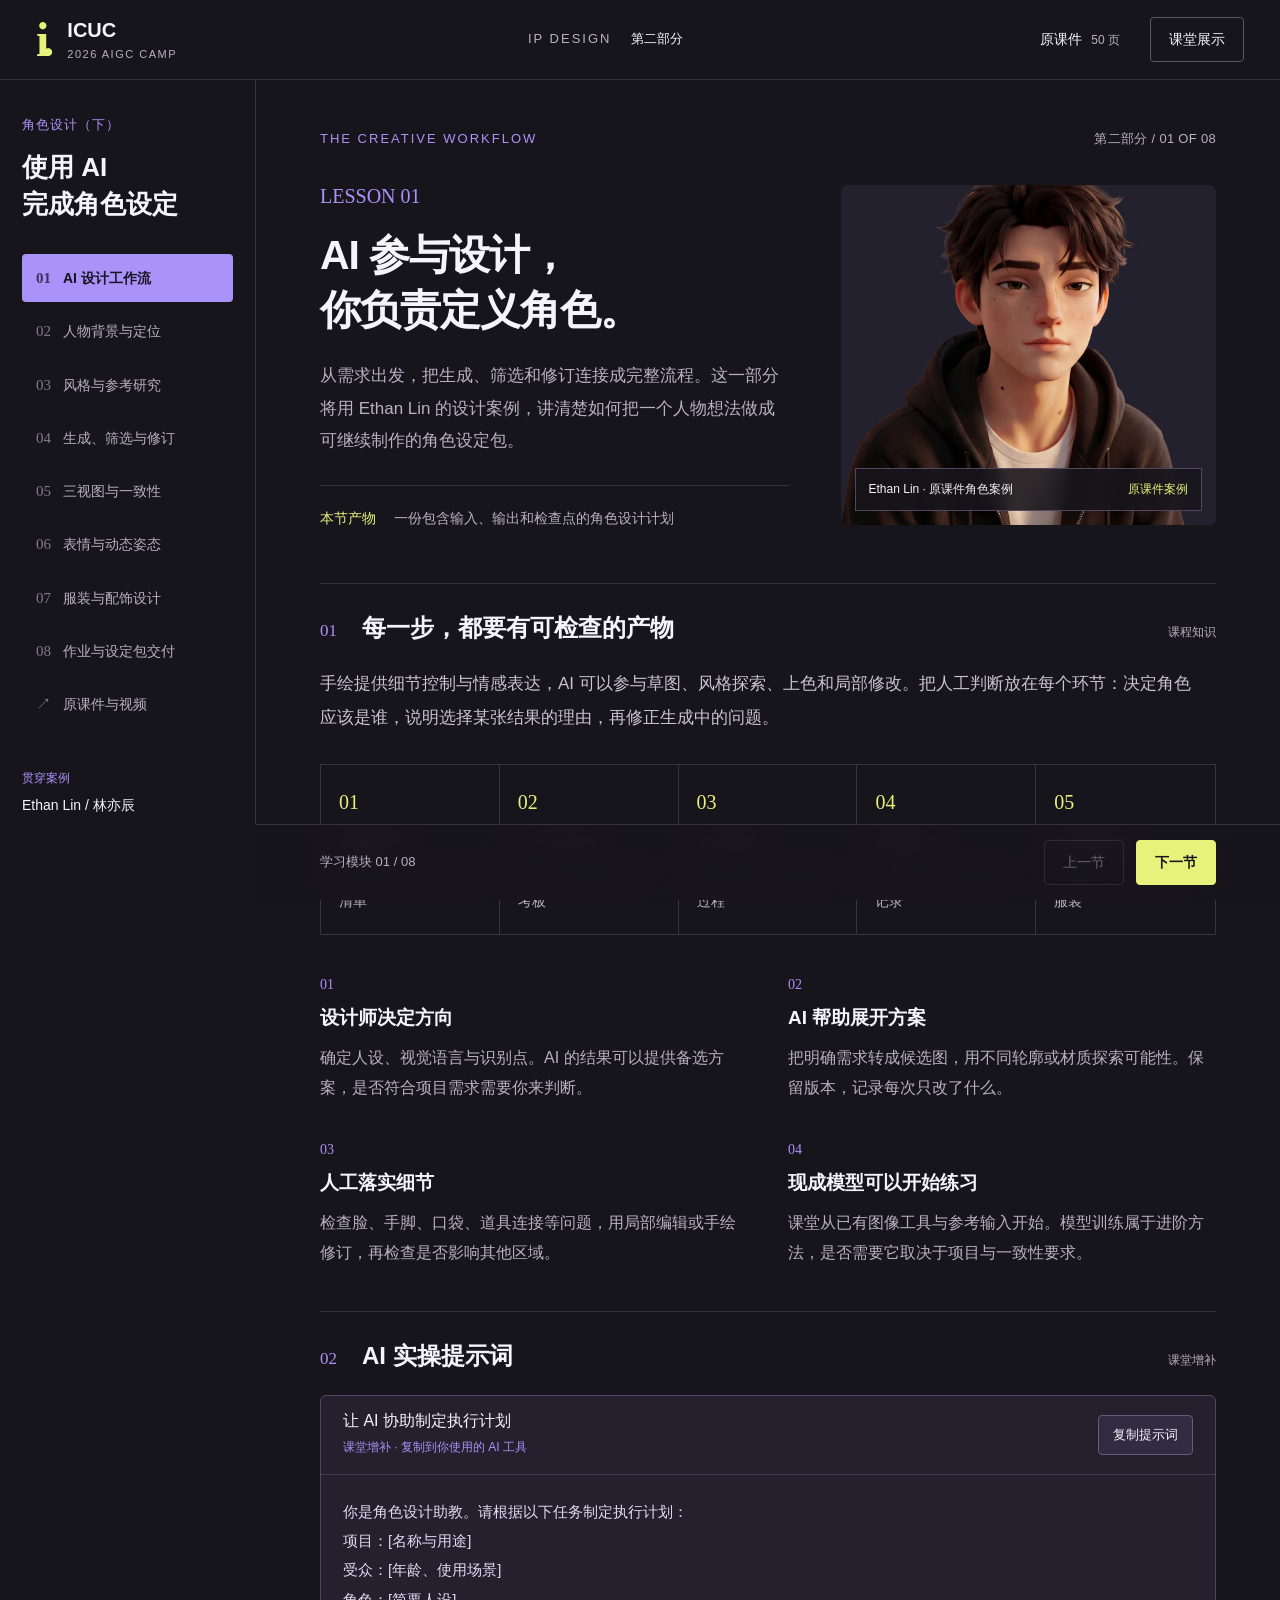
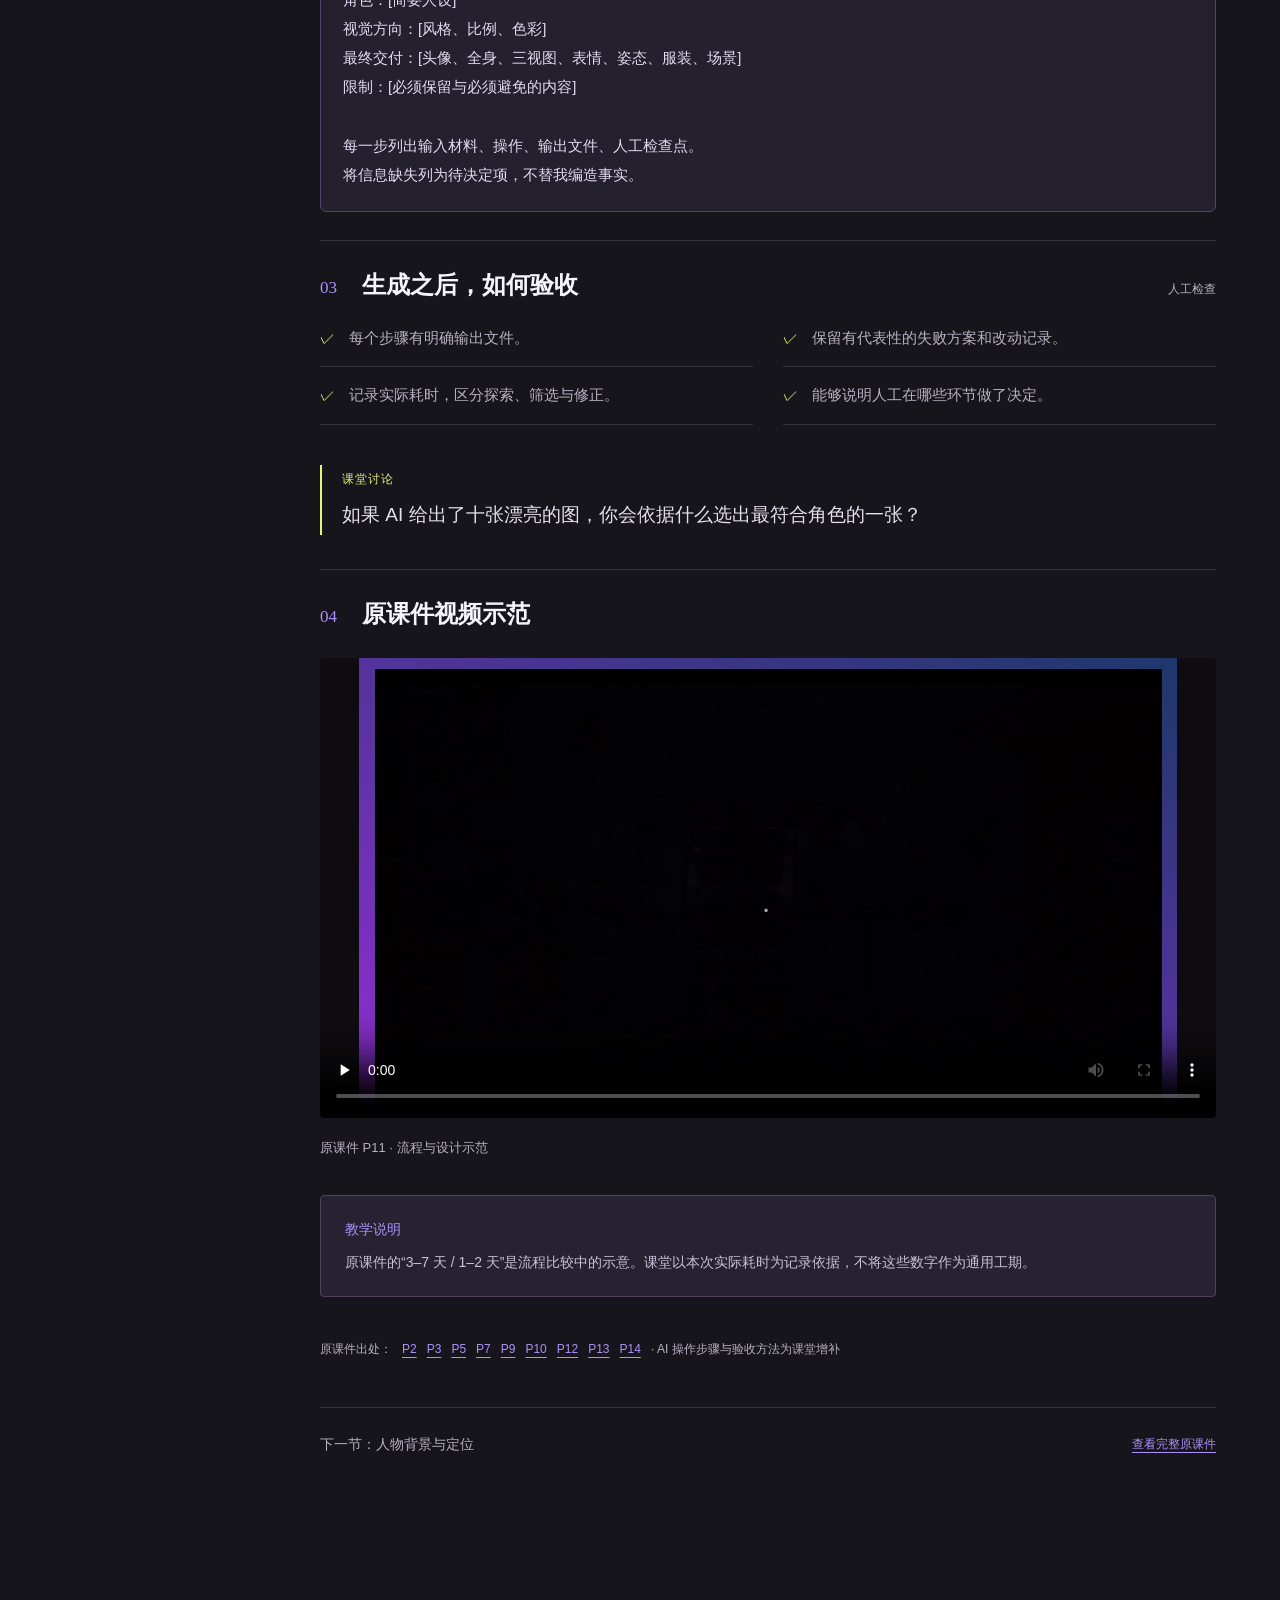
<file: ai-course/index.html>
<!doctype html>
<html lang="zh-CN">
<head>
  <meta charset="utf-8">
  <meta name="viewport" content="width=device-width,initial-scale=1">
  <meta name="theme-color" content="#17151c">
  <meta name="description" content="ICUC 2026 AIGC CAMP IP设计课程第二部分：用AI完成角色定位、参考研究、三视图、表情、服装与设定包。">
  <title>IP角色设计（下） · ICUC 2026 AIGC CAMP</title>
  <link rel="icon" href="favicon.svg" type="image/svg+xml">
  <link rel="stylesheet" href="course.css">
  <script src="course-data.js" defer></script>
  <script src="course.js" defer></script>
</head>
<body>
  <!-- Visual system: 44/30/22/17px type; charcoal #17151c and white #fafafa;
       violet #a993f8, yellow #e6f27b; 8px spacing rhythm; numbered editorial sections. -->
  <a class="skip" href="#lesson">跳到课程内容</a>
  <header class="topbar">
    <a href="#workflow" class="brand"><span class="brand-symbol">i.</span><span>ICUC <small>2026 AIGC CAMP</small></span></a>
    <div class="toplabel">IP DESIGN <span>第二部分</span></div>
    <div class="header-actions"><button id="original-button" class="plain-button">原课件 <span>50 页</span></button><button id="presentation-button" class="outline-button" aria-pressed="false">课堂展示</button></div>
  </header>
  <aside class="sidebar" aria-label="课程目录">
    <div class="course-label">角色设计（下）</div>
    <div class="sidebar-intro">使用 AI<br>完成角色设定</div>
    <button id="mobile-menu" class="mobile-menu" aria-expanded="false" aria-controls="course-nav">课程目录 <span>展开</span></button>
    <nav id="course-nav"></nav>
    <div class="sidebar-bottom"><p>贯穿案例</p><strong>Ethan Lin / 林亦辰</strong><span>从人物设定到完整角色设计</span><a href="#original">查看原课件与视频</a></div>
  </aside>
  <main id="lesson" tabindex="-1"></main>
  <footer class="lesson-footer"><span id="lesson-count"></span><div><button id="previous" class="outline-button">上一节</button><button id="next" class="solid-button">下一节</button></div></footer>
  <dialog id="viewer" aria-labelledby="viewer-title"><div class="viewer-head"><h2 id="viewer-title">原课件</h2><button id="close-viewer" class="outline-button" aria-label="关闭预览">关闭</button></div><div class="viewer-stage"><img id="viewer-image" alt=""><div id="viewer-video"></div></div><div class="viewer-foot"><button id="viewer-prev" class="outline-button">上一页</button><span id="viewer-counter"></span><button id="viewer-next" class="outline-button">下一页</button></div></dialog>
  <div id="toast" role="status" aria-live="polite"></div>
  <noscript><p class="noscript">请启用 JavaScript 查看课程内容。可直接打开 slides 文件夹查看原课件图片。</p></noscript>
</body>
</html>
</file>
<file: ai-course/course.css>
:root{color-scheme:dark;--bg:#17151c;--surface:#201e27;--line:#37333f;--ink:#f6f4fb;--muted:#b7b1c2;--violet:#a993f8;--lime:#e6f27b;--header:80px;--side:256px;--footer:76px;font-family:"Microsoft YaHei","PingFang SC","Noto Sans CJK SC",sans-serif;font-size:16px}
*{box-sizing:border-box}html{scroll-behavior:smooth;scroll-padding-top:100px}body{margin:0;background:var(--bg);color:var(--ink);line-height:1.75}button,a,input{ -webkit-tap-highlight-color:transparent}button{font:inherit;cursor:pointer}button:disabled{opacity:.35;cursor:default}button:focus-visible,a:focus-visible,input:focus-visible,summary:focus-visible{outline:3px solid var(--lime);outline-offset:4px}a{color:inherit;text-decoration:none}button{border:0}img{display:block;max-width:100%}h1,h2,h3,p{margin:0}h1,h2,h3{line-height:1.35;text-wrap:balance}p{ text-wrap:pretty}::selection{background:var(--violet);color:var(--bg)}.skip{position:fixed;top:-100px;left:16px;z-index:99;padding:10px;background:var(--lime);color:var(--bg)}.skip:focus{top:8px}
.topbar{height:var(--header);position:fixed;inset:0 0 auto;z-index:20;display:flex;align-items:center;justify-content:space-between;padding:0 36px;background:var(--bg);border-bottom:1px solid var(--line);gap:20px}.brand{display:flex;gap:13px;align-items:center;font-weight:700;font-size:20px;line-height:1.1}.brand-symbol{font-family:Georgia,serif;color:var(--lime);font-size:48px;font-weight:700;letter-spacing:-7px;line-height:1;margin-right:7px}.brand small{display:block;font-size:11px;letter-spacing:1.5px;margin-top:7px;font-weight:400;color:var(--muted)}.toplabel{font-size:13px;letter-spacing:2px;display:flex;gap:20px;color:var(--muted)}.toplabel span{letter-spacing:0;color:var(--ink)}.header-actions{display:flex;align-items:center;gap:24px}.plain-button{background:none;color:var(--ink);font-size:14px;min-height:44px}.plain-button span{color:var(--muted);font-size:12px;margin-left:5px}.outline-button,.solid-button{padding:9px 18px;min-height:44px;border:1px solid #5a5466;border-radius:4px;background:transparent;color:var(--ink);font-size:14px;white-space:nowrap}.outline-button:hover{background:#302c39}.solid-button{background:var(--lime);color:#17151c;border-color:var(--lime);font-weight:700}.solid-button:hover{background:#f0ffa4}
.sidebar{position:fixed;left:0;top:var(--header);bottom:var(--footer);width:var(--side);border-right:1px solid var(--line);padding:34px 22px;overflow:auto;display:flex;flex-direction:column}.course-label{font-size:13px;color:var(--violet);letter-spacing:1px}.sidebar-intro{font-size:26px;font-weight:700;line-height:1.45;margin-top:12px;margin-bottom:30px}.sidebar nav{display:flex;flex-direction:column;gap:5px}.nav-link{display:flex;gap:12px;align-items:center;padding:11px 14px;font-size:14px;color:var(--muted);min-height:44px;border-radius:4px}.nav-link span{font-family:Georgia,serif;font-size:15px;color:#80788e}.nav-link:hover{background:#24212d;color:var(--ink)}.nav-link.active{background:var(--violet);color:#191324;font-weight:700}.nav-link.active span{color:#44305f}.sidebar-bottom{margin-top:auto;padding-top:40px;font-size:12px;color:#a9a2b5}.sidebar-bottom p{color:var(--violet);margin-bottom:4px}.sidebar-bottom strong{display:block;font-weight:400;color:var(--ink);font-size:14px}.sidebar-bottom span{display:block;margin-top:4px}.sidebar-bottom a{display:block;text-decoration:underline;text-underline-offset:4px;margin-top:18px}.mobile-menu{display:none}
main{margin:var(--header) 0 var(--footer) var(--side);padding:48px 5vw 74px;max-width:1800px;min-height:calc(100vh - var(--header) - var(--footer))}.lesson-meta{display:flex;justify-content:space-between;gap:16px;align-items:center;color:var(--muted);font-size:13px;letter-spacing:.3px}.eyebrow{color:var(--violet);font-size:13px;letter-spacing:2px;text-transform:uppercase}.chapter-top{margin-top:28px;display:grid;grid-template-columns:1.25fr 1fr;gap:4vw;align-items:center}.chapter-number{font-family:Georgia,serif;font-size:20px;color:var(--violet);display:block;margin-bottom:14px}h1{font-size:clamp(32px,3.2vw,48px);font-weight:700;letter-spacing:-1px}.chapter-deck{font-size:17px;color:var(--muted);margin-top:22px;line-height:1.9;max-width:660px}.chapter-output{margin-top:28px;padding-top:20px;border-top:1px solid var(--line);display:flex;align-items:baseline;gap:18px;font-size:14px}.chapter-output>span{color:var(--lime);white-space:nowrap}.chapter-output p{color:var(--muted)}.hero-visual{height:340px;overflow:hidden;position:relative;background:#24212e;border-radius:6px}.hero-visual>img{width:100%;height:100%;object-fit:contain;object-position:center bottom}.hero-visual.portrait>img{object-fit:contain;transform:scale(1.1);transform-origin:bottom center}.hero-caption{position:absolute;inset:auto 14px 14px;background:rgba(23,21,28,.87);border:1px solid #51465f;padding:10px 13px;font-size:12px;display:flex;justify-content:space-between;gap:8px;backdrop-filter:blur(8px)}.hero-caption strong{font-weight:400;color:var(--lime)}.lesson-body{margin-top:52px}.section-heading{display:flex;gap:16px;align-items:baseline;border-top:1px solid var(--line);padding-top:28px;margin-bottom:22px}.section-heading .serial{font-family:Georgia,serif;color:var(--violet);font-size:17px;min-width:26px}.section-heading h2{font-size:24px}.section-heading small{margin-left:auto;color:var(--muted);font-size:12px}.intro-text{font-size:17px;color:#c9c3d2;max-width:880px;line-height:1.95}.workflow{display:grid;grid-template-columns:repeat(5,1fr);margin:30px 0 38px;border:1px solid var(--line)}.workflow>div{padding:20px 18px;border-right:1px solid var(--line)}.workflow>div:last-child{border:0}.workflow b{color:var(--lime);font-family:Georgia,serif;font-weight:400;font-size:20px}.workflow h3{font-size:16px;margin-top:12px}.workflow p{font-size:14px;color:var(--muted);margin-top:10px;line-height:1.8}
.detail-grid{display:grid;grid-template-columns:repeat(2,1fr);gap:34px 40px;margin:30px 0 42px}.detail-grid h3{font-size:19px;color:var(--ink);margin-bottom:12px}.detail-grid p{color:var(--muted);font-size:16px;line-height:1.9}.detail-grid .detail-index{display:block;color:var(--violet);font-family:Georgia,serif;font-size:14px;margin-bottom:8px}.lesson-note{background:#262231;border:1px solid #50435f;border-radius:4px;padding:20px 24px;margin:28px 0 36px;font-size:14px;color:#c9c0d9;line-height:1.9}.lesson-note strong{display:block;color:var(--violet);margin-bottom:6px;font-weight:500}.gallery{display:grid;grid-template-columns:repeat(3,1fr);gap:16px;margin:24px 0 40px}.gallery.two{grid-template-columns:repeat(2,1fr)}.gallery.four{grid-template-columns:repeat(4,1fr)}.gallery figure{margin:0;min-width:0}.image-button{display:block;width:100%;padding:0;background:#25212d;border:1px solid var(--line);border-radius:5px;overflow:hidden}.image-button img{width:100%;height:245px;object-fit:contain;transition:transform .2s}.image-button:hover img{transform:scale(1.025)}.gallery.four .image-button img{height:190px}.gallery figcaption{font-size:13px;color:var(--muted);margin-top:10px;line-height:1.7}.gallery .wide{grid-column:1/-1}.gallery .wide img{height:auto;max-height:600px}.prompt-block{background:#24202d;border:1px solid #554269;border-radius:6px;margin:20px 0 28px;overflow:hidden}.prompt-head{display:flex;align-items:center;justify-content:space-between;padding:14px 22px;border-bottom:1px solid #473852;gap:12px}.prompt-head h3{font-size:16px;font-weight:500}.prompt-head span{font-size:12px;color:var(--violet)}.copy-button{border:1px solid #685a7b;background:#332b42;color:var(--ink);border-radius:4px;min-height:40px;padding:7px 14px;font-size:13px}.copy-button:hover{background:#4b3c61}.prompt-block pre{white-space:pre-wrap;word-break:break-word;margin:0;padding:22px;font-family:"Microsoft YaHei","PingFang SC",sans-serif;font-size:15px;color:#e3d9f1;line-height:1.95}.checks{display:grid;grid-template-columns:repeat(2,1fr);gap:15px 30px;list-style:none;padding:0;margin:20px 0 40px}.checks li{display:flex;gap:14px;align-items:flex-start;border-bottom:1px solid var(--line);padding-bottom:15px;font-size:15px;color:var(--muted)}.checks li::before{content:'✓';color:var(--lime);font-size:15px}.discussion{margin:34px 0;color:#e4dfec;font-size:19px;border-left:2px solid var(--lime);padding:4px 0 4px 20px}.discussion small{font-size:12px;color:var(--lime);display:block;letter-spacing:1px;margin-bottom:8px}.source-line{display:flex;flex-wrap:wrap;gap:10px;align-items:center;font-size:12px;color:var(--muted);margin-top:36px}.source-link{font-size:12px;color:var(--violet);text-decoration:underline;text-underline-offset:4px;border:0;background:none;padding:2px 0;min-height:34px}.bottom-nav{display:flex;justify-content:space-between;gap:20px;border-top:1px solid var(--line);padding-top:24px;margin-top:40px}.bottom-nav p{font-size:14px;color:var(--muted)}.lesson-footer{height:var(--footer);position:fixed;inset:auto 0 0 var(--side);background:rgba(23,21,28,.96);border-top:1px solid var(--line);z-index:20;display:flex;align-items:center;justify-content:space-between;padding:0 5vw;gap:14px;backdrop-filter:blur(12px)}.lesson-footer>span{font-size:13px;color:var(--muted)}.lesson-footer>div{display:flex;gap:12px}.homework-list{list-style:none;padding:0;margin:24px 0}.homework-list li{border-bottom:1px solid var(--line)}.homework-list label{padding:20px 0;display:flex;gap:18px;cursor:pointer}.homework-list input{appearance:none;border:1px solid #726a7d;background:#25212d;width:24px;height:24px;border-radius:4px;flex-shrink:0;margin-top:3px}.homework-list input:checked{background:var(--lime);border-color:var(--lime)}.homework-list input:checked:after{content:'✓';display:block;color:#17151c;line-height:22px;text-align:center;font-weight:bold}.homework-list strong{font-size:17px;font-weight:500}.homework-list p{font-size:14px;color:var(--muted);margin-top:4px}.homework-status{font-size:14px;color:var(--lime);margin-bottom:18px}.assignment-numbers{display:flex;gap:52px;flex-wrap:wrap;padding:26px 0 12px}.assignment-numbers b{display:block;font-size:52px;font-family:Georgia,serif;color:var(--lime);line-height:1}.assignment-numbers span{font-size:14px;color:var(--muted);display:block;margin-top:10px}.resource-links{display:grid;grid-template-columns:repeat(2,1fr);gap:0 30px;margin-top:22px}.resource-links>a{padding:20px 0;border-bottom:1px solid var(--line);color:var(--violet)}.resource-links small{display:block;color:var(--muted);font-size:13px;margin-top:4px}.original-grid{display:grid;grid-template-columns:repeat(4,1fr);gap:18px;margin-top:30px}.original-grid button{background:none;padding:0;color:var(--muted);text-align:left;border:0;font-size:13px}.original-grid img{border:1px solid var(--line);width:100%;aspect-ratio:16/9;object-fit:contain;margin-bottom:8px;border-radius:3px}.original-grid button:hover img{border-color:var(--violet)}.videos{display:grid;grid-template-columns:repeat(2,1fr);gap:24px;margin:26px 0 36px}.videos video{width:100%;max-height:460px;background:#0e0c11;border-radius:4px}.videos figure{margin:0}.videos figcaption{font-size:13px;color:var(--muted);margin-top:10px}.videos .wide{grid-column:1/-1}.original-intro{max-width:840px;font-size:17px;color:var(--muted);margin-top:20px}.source-help{font-size:14px;color:var(--muted);margin:24px 0;line-height:1.9}.source-help a{color:var(--violet);text-decoration:underline}.source-accordion{margin-top:26px;padding:18px 0;border-top:1px solid var(--line);border-bottom:1px solid var(--line)}.source-accordion summary{cursor:pointer;font-size:15px;color:var(--violet);min-height:44px;display:flex;align-items:center}.source-accordion p{font-size:14px;color:var(--muted);margin:14px 0}
dialog{color:var(--ink);background:#15121b;border:1px solid #574966;border-radius:6px;width:min(1440px,95vw);max-height:94vh;padding:20px;overflow:auto}dialog::backdrop{background:rgba(4,2,9,.9)}.viewer-head,.viewer-foot{display:flex;justify-content:space-between;align-items:center;gap:16px}.viewer-head h2{font-size:17px;font-weight:500}.viewer-stage{margin:16px 0;background:#0b090e;min-height:150px;display:flex;flex-direction:column;align-items:center}.viewer-stage>img{max-height:70vh;object-fit:contain;width:100%}.viewer-foot span{font-size:14px;color:var(--muted)}#viewer-video{width:100%;display:grid;grid-template-columns:repeat(3,1fr);gap:14px}#viewer-video:empty{display:none}#viewer-video video{width:100%;max-height:250px}#toast{position:fixed;bottom:94px;left:50%;transform:translateX(-50%);padding:10px 22px;background:var(--lime);color:#17151c;border-radius:4px;z-index:99;opacity:0;transition:opacity .2s;pointer-events:none;font-size:14px}#toast.show{opacity:1}.noscript{margin:200px 20px}.presenting .sidebar{display:none}.presenting main{margin-left:0;padding-left:8vw;padding-right:8vw}.presenting .lesson-footer{left:0}.presenting h1{font-size:clamp(42px,4.5vw,66px)}.presenting .chapter-deck,.presenting .intro-text{font-size:22px}.presenting .detail-grid p{font-size:20px}.presenting .hero-visual{height:430px}
@media(min-width:1700px){main{padding-left:80px;padding-right:80px}.hero-visual{height:410px}.chapter-top{gap:70px}.gallery .image-button img{height:310px}}
@media(max-width:1150px){:root{--side:220px}.sidebar{padding:28px 16px}.sidebar-intro{font-size:23px}.topbar{padding:0 25px}.header-actions{gap:12px}main{padding-left:30px;padding-right:30px}.chapter-top{gap:24px}.hero-visual{height:300px}.workflow{grid-template-columns:repeat(3,1fr)}.workflow>div{border-bottom:1px solid var(--line)}.gallery.four{grid-template-columns:repeat(2,1fr)}.original-grid{grid-template-columns:repeat(3,1fr)}}
@media(max-width:800px){:root{--header:68px;--side:0px;--footer:70px}.topbar{padding:0 18px}.toplabel{display:none}.brand{font-size:17px}.brand-symbol{font-size:40px}.brand small{font-size:9px;letter-spacing:1px}.header-actions{gap:8px}.plain-button{font-size:12px}.plain-button span{display:none}.header-actions .outline-button{font-size:12px;padding:7px 10px}.sidebar{position:relative;width:auto;top:auto;bottom:auto;display:block;margin-top:var(--header);padding:14px 20px;border:0;border-bottom:1px solid var(--line);background:#211c2b;overflow:visible}.sidebar-intro,.course-label,.sidebar-bottom{display:none}.mobile-menu{display:flex;justify-content:space-between;width:100%;color:var(--ink);background:none;align-items:center;min-height:44px;padding:0;font-size:15px}.mobile-menu span{font-size:12px;color:var(--violet)}.sidebar nav{display:none;padding-top:10px}.sidebar.open nav{display:grid;grid-template-columns:repeat(2,1fr)}.nav-link{font-size:13px;padding:10px;gap:8px}.nav-link:last-child{grid-column:1/-1}main{margin:0 0 var(--footer);padding:28px 20px 48px}.lesson-meta{font-size:11px}.eyebrow{font-size:11px}.chapter-top{grid-template-columns:1fr;gap:28px;margin-top:24px}.chapter-number{font-size:17px;margin-bottom:10px}h1{font-size:34px;letter-spacing:-.5px}.chapter-deck{font-size:16px;margin-top:18px}.hero-visual{height:290px}.chapter-output{margin-top:20px;gap:12px}.lesson-body{margin-top:34px}.section-heading h2{font-size:22px}.section-heading small{display:none}.workflow{grid-template-columns:1fr}.workflow>div{border-right:0;padding:16px;display:grid;grid-template-columns:36px 100px 1fr;gap:10px;align-items:baseline}.workflow h3,.workflow p{margin-top:0}.workflow p{font-size:13px}.detail-grid{grid-template-columns:1fr;gap:25px}.gallery{grid-template-columns:repeat(2,1fr)}.gallery.two{grid-template-columns:1fr}.gallery .image-button img{height:190px}.checks{grid-template-columns:1fr}.prompt-head{padding:12px 15px}.prompt-block pre{font-size:14px;padding:18px}.copy-button{min-height:44px}.lesson-footer{left:0;padding:0 18px}.lesson-footer>span{font-size:12px}.lesson-footer>div{gap:8px}.lesson-footer button{padding:9px 14px;font-size:13px}.assignment-numbers{gap:30px}.assignment-numbers b{font-size:42px}.original-grid{grid-template-columns:repeat(2,1fr);gap:14px}.videos,.resource-links{grid-template-columns:1fr}.presenting .sidebar{display:none}.presenting main{margin-top:var(--header);padding:28px 20px 48px}.presenting h1{font-size:36px}.presenting .chapter-deck,.presenting .intro-text{font-size:17px}.presenting .detail-grid p{font-size:16px}.presenting .hero-visual{height:300px}#viewer-video{grid-template-columns:1fr}dialog{padding:12px}.viewer-stage>img{max-height:65vh}.viewer-head h2{font-size:14px}.bottom-nav{flex-direction:column}.source-line{font-size:11px}}
@media(prefers-reduced-motion:reduce){html{scroll-behavior:auto}*{transition:none!important}}
@media print{.topbar,.sidebar,.lesson-footer,.copy-button,.bottom-nav{display:none}main{margin:0;padding:0}body{background:white;color:black}.chapter-deck,.intro-text,.detail-grid p,.checks li{color:#333}.prompt-block,.lesson-note{background:white;color:black;border-color:#777}.prompt-block pre{color:black}.hero-visual{height:260px}.section-heading{break-after:avoid}.gallery,.prompt-block,.detail-grid{break-inside:avoid}}
</file>
